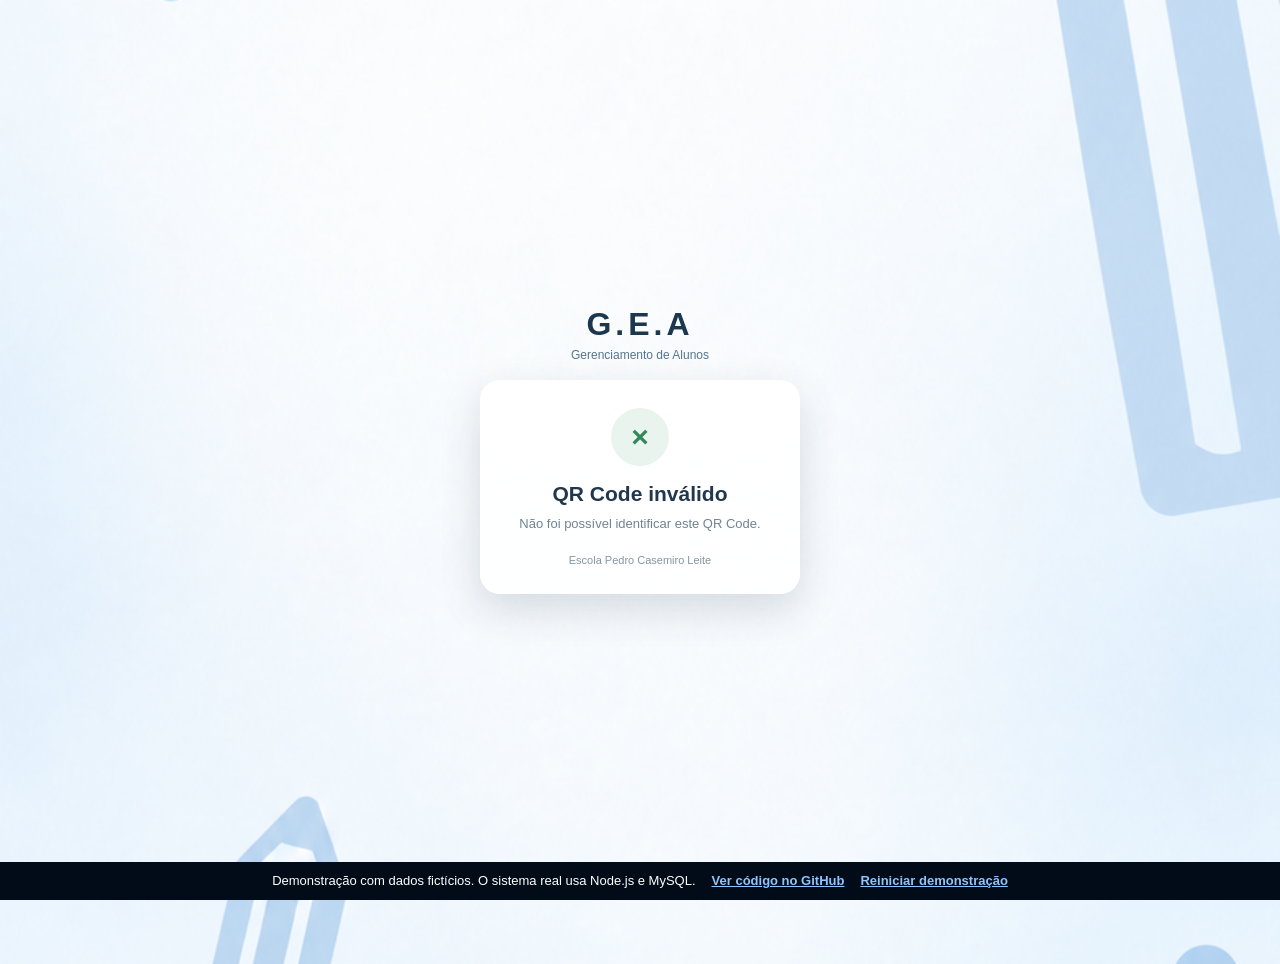
<file: presenca.html>
<!DOCTYPE html>
<html lang="pt-BR">

<head>
    <meta charset="UTF-8">
    <meta name="viewport" content="width=device-width, initial-scale=1.0">

    <title>Presença | G.E.A</title>

    <link rel="stylesheet" href="css/presenca.css">
    <link rel="stylesheet" href="css/demo.css">
</head>

<body>

    <main class="presenca-page">

        <div class="gea-logo">
            <span>G.E.A</span>
            <p>Gerenciamento de Alunos</p>
        </div>

        <section class="presenca-card">

            <div class="status-icon" id="status-icon">
                ✓
            </div>

            <h1 id="status-titulo">
                Verificando presença...
            </h1>

            <p class="mensagem" id="status-mensagem">
                Aguarde enquanto validamos seu acesso.
            </p>

            <div class="dados-presenca" id="dados-presenca">

                <div class="dado">
                    <span>Aluno</span>
                    <strong id="nome-aluno">---</strong>
                </div>

                <div class="dado">
                    <span>Data</span>
                    <strong id="data-presenca">---</strong>
                </div>

                <div class="dado">
                    <span>Horário</span>
                    <strong id="horario-presenca">---</strong>
                </div>

            </div>

            <p class="escola">
                Escola Pedro Casemiro Leite
            </p>

        </section>

    </main>

    <script src="js/demo.js"></script>
    <script src="js/presenca.js"></script>

</body>

</html>
</file>
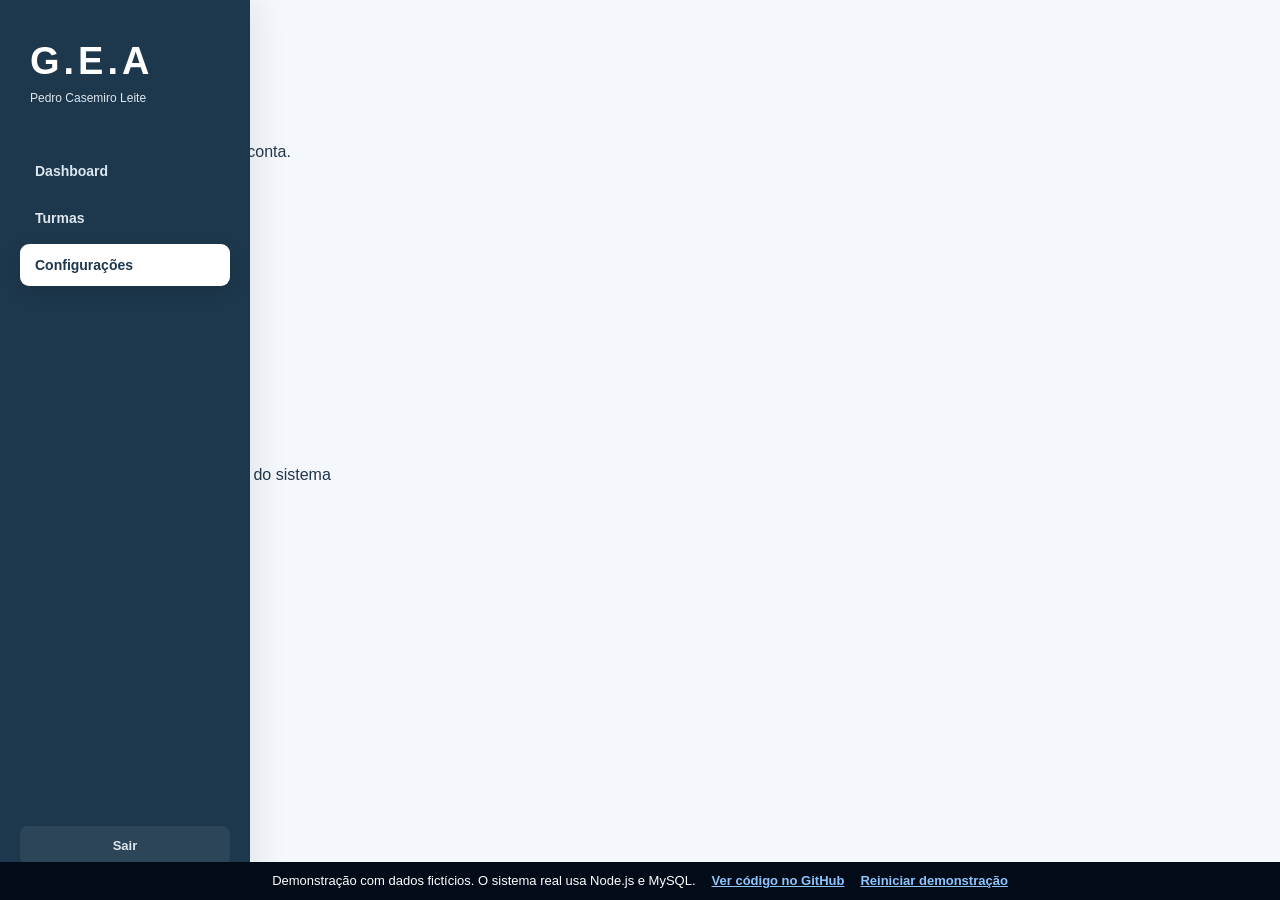
<file: gestao/configuracoes.html>
<!DOCTYPE html>
<html lang="pt-br">

<head>
    <meta charset="UTF-8">
    <meta name="viewport" content="width=device-width, initial-scale=1.0">
    <title>G.E.A PCL</title>
    <link rel="stylesheet" href="../css/configuracoes.css">
    <link rel="stylesheet" href="../css/demo.css">
</head>

<body>

<div class="configuracoes">

<aside>

<div class="logo">
    <div class="gea">G.E.A</div>
    <span>Pedro Casemiro Leite</span>
</div>
  <div class="turmas">
  <!-- =========================
             MENU LATERAL
             ========================= -->

        <aside class="sidebar">

            <div class="logo">

                <div class="gea">G.E.A</div>

                <span>Pedro Casemiro Leite</span>

            </div>


            <nav class="menu">

                <a href="dashboard.html" >
                    Dashboard
                </a>

                <a href="turmas.html" >
                    Turmas
                </a>

                <a href="configuracoes.html" class="active">
                    Configurações
                </a>

            </nav>


            <div class="button-exit">

                <a href="../secretaria/login.html" class="exit-menu">
                    Sair
                </a>

            </div>

        </aside>

<!-- Conteúdo da página -->
<main class="conteudo">

    <div class="cabecalho">
        <h1>Configurações</h1>
        <p>Gerencie as configurações da sua conta.</p>
    </div>

    <section class="cards-config">

        <!-- Minha conta -->
        <div class="card-config">

            <div class="card-icon">👤</div>

            <div class="card-titulo">
                <h2>Minha conta</h2>
                <p>Informações da sua conta</p>
            </div>

            <div class="informacoes">

                <div>
                    <span>Nome</span>
                    <strong>Usuário</strong>
                </div>

                <div>
                    <span>E-mail</span>
                    <strong>usuario@escola.com</strong>
                </div>

                <div>
                    <span>Tipo de usuário</span>
                    <strong>Secretaria</strong>
                </div>

            </div>

            <button class="btn-config">
                Editar perfil
            </button>

        </div>

        <!-- Segurança -->
        <div class="card-config">

            <div class="card-icon">🔒</div>

            <div class="card-titulo">
                <h2>Segurança</h2>
                <p>Gerencie sua senha</p>
            </div>

            <div class="seguranca-info">

                <span>Senha</span>
                <strong>••••••••••</strong>

            </div>

            <button class="btn-config">
                Alterar senha
            </button>

        </div>

    </section>

    <!-- Preferências -->
    <section class="card-preferencias">

        <div class="card-icon">🔔</div>

        <div class="card-titulo">
            <h2>Preferências</h2>
            <p>Escolha suas preferências</p>
        </div>

        <div class="preferencia">

            <div>
                <strong>Notificações</strong>
                <span>Receber notificações do sistema</span>
            </div>

            <span class="status">
                Ativadas
            </span>

        </div>

        <div class="preferencia">

            <div>
                <strong>Tema</strong>
                <span>Tema atual do sistema</span>
            </div>

            <span class="status">
                Claro
            </span>

        </div>

    </section>

    <!-- Sair -->
    <div class="sair-conta">

        <a href="gestao-login.html">
            🚪 Sair da conta
        </a>

    </div>

</main>

</div>

<script src="../js/demo.js"></script>
</body>
</html>
</file>
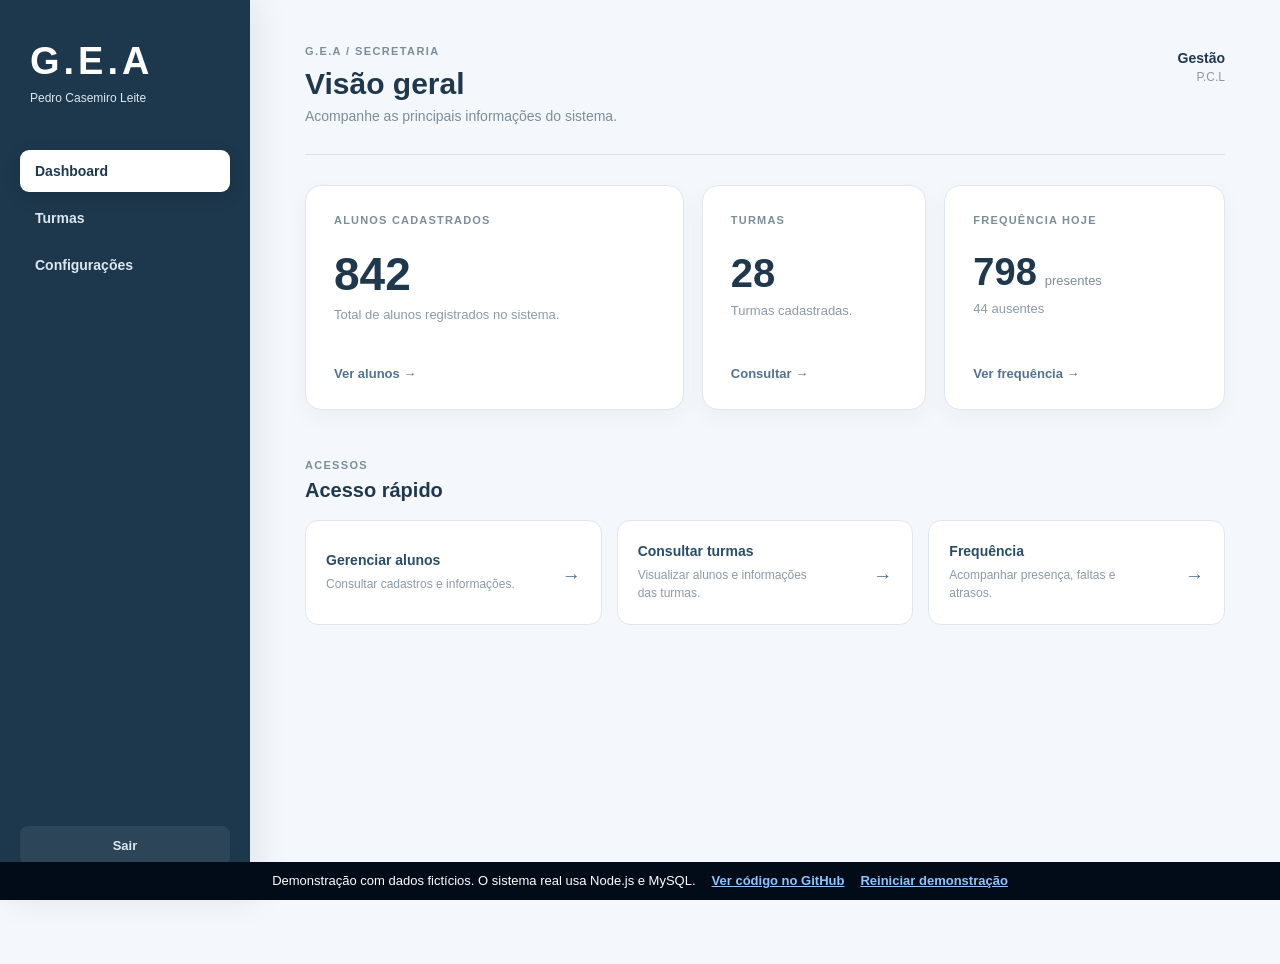
<file: gestao/dashboard.html>
<!DOCTYPE html>
<html lang="pt-BR">

<head>
    <meta charset="UTF-8">
    <meta name="viewport" content="width=device-width, initial-scale=1.0">

    <title>G.E.A | Dashboard</title>

    <link rel="stylesheet" href="../css/gestao.css">
    <link rel="stylesheet" href="../css/demo.css">
</head>

<body>

    <div class="dashboard">

        <!-- =========================
             MENU LATERAL
             ========================= -->

        <aside class="sidebar">

            <div class="logo">

                <div class="gea">G.E.A</div>

                <span>Pedro Casemiro Leite</span>

            </div>


            <nav class="menu">

                <a href="dashboard.html" class="active">
                    Dashboard
                </a>

                <a href="turmas.html">
                    Turmas
                </a>

                <a href="configuracoes.html">
                    Configurações
                </a>

            </nav>


            <div class="button-exit">

                <a href="../secretaria/login.html" class="exit-menu">
                    Sair
                </a>

            </div>

        </aside>


        <!-- =========================
             CONTEÚDO PRINCIPAL
             ========================= -->

        <main class="content">


            <!-- CABEÇALHO -->

            <header class="top">

                <div class="page-title">

                    <span>G.E.A / Secretaria</span>

                    <h1>Visão geral</h1>

                    <p>
                        Acompanhe as principais informações do sistema.
                    </p>

                </div>


                <div class="user-info">

                    <strong>Gestão</strong>

                    <small>P.C.L</small>

                </div>

            </header>



            <!-- =========================
                 RESUMO
                 ========================= -->

            <section class="overview">


                <!-- DESTAQUE PRINCIPAL -->

                <div class="main-stat">

                    <span class="stat-label">
                        ALUNOS CADASTRADOS
                    </span>

                    <strong class="stat-number">
                        842
                    </strong>

                    <p>
                        Total de alunos registrados no sistema.
                    </p>

                    <a href="alunos.html" class="stat-link">
                        Ver alunos →
                    </a>

                </div>


                <!-- TURMAS -->

                <div class="small-stat">

                    <span class="stat-label">
                        TURMAS
                    </span>

                    <strong class="small-number">
                        28
                    </strong>

                    <p>
                        Turmas cadastradas.
                    </p>

                    <a href="turmas.html" class="stat-link">
                        Consultar →
                    </a>

                </div>


                <!-- FREQUÊNCIA -->

                <div class="attendance">

                    <span class="stat-label">
                        FREQUÊNCIA HOJE
                    </span>

                    <div class="attendance-number">

                        <strong>
                            798
                        </strong>

                        <span>
                            presentes
                        </span>

                    </div>

                    <div class="attendance-details">

                        <span>
                            44 ausentes
                        </span>

                    </div>

                    <a href="frequencia.html" class="stat-link">
                        Ver frequência →
                    </a>

                </div>


            </section>



            <!-- =========================
                 ACESSOS RÁPIDOS
                 ========================= -->

            <section class="quick-access">

                <div class="section-heading">

                    <span>ACESSOS</span>

                    <h2>Acesso rápido</h2>

                </div>


                <div class="quick-links">

                    <a href="alunos.html" class="quick-link">

                        <div>

                            <strong>
                                Gerenciar alunos
                            </strong>

                            <span>
                                Consultar cadastros e informações.
                            </span>

                        </div>

                        <span class="arrow">
                            →
                        </span>

                    </a>


                    <a href="turmas.html" class="quick-link">

                        <div>

                            <strong>
                                Consultar turmas
                            </strong>

                            <span>
                                Visualizar alunos e informações das turmas.
                            </span>

                        </div>

                        <span class="arrow">
                            →
                        </span>

                    </a>


                    <a href="frequencia.html" class="quick-link">

                        <div>

                            <strong>
                                Frequência
                            </strong>

                            <span>
                                Acompanhar presença, faltas e atrasos.
                            </span>

                        </div>

                        <span class="arrow">
                            →
                        </span>

                    </a>

                </div>

            </section>


        </main>

    </div>


<script src="../js/demo.js"></script>
</body>

</html>
</file>
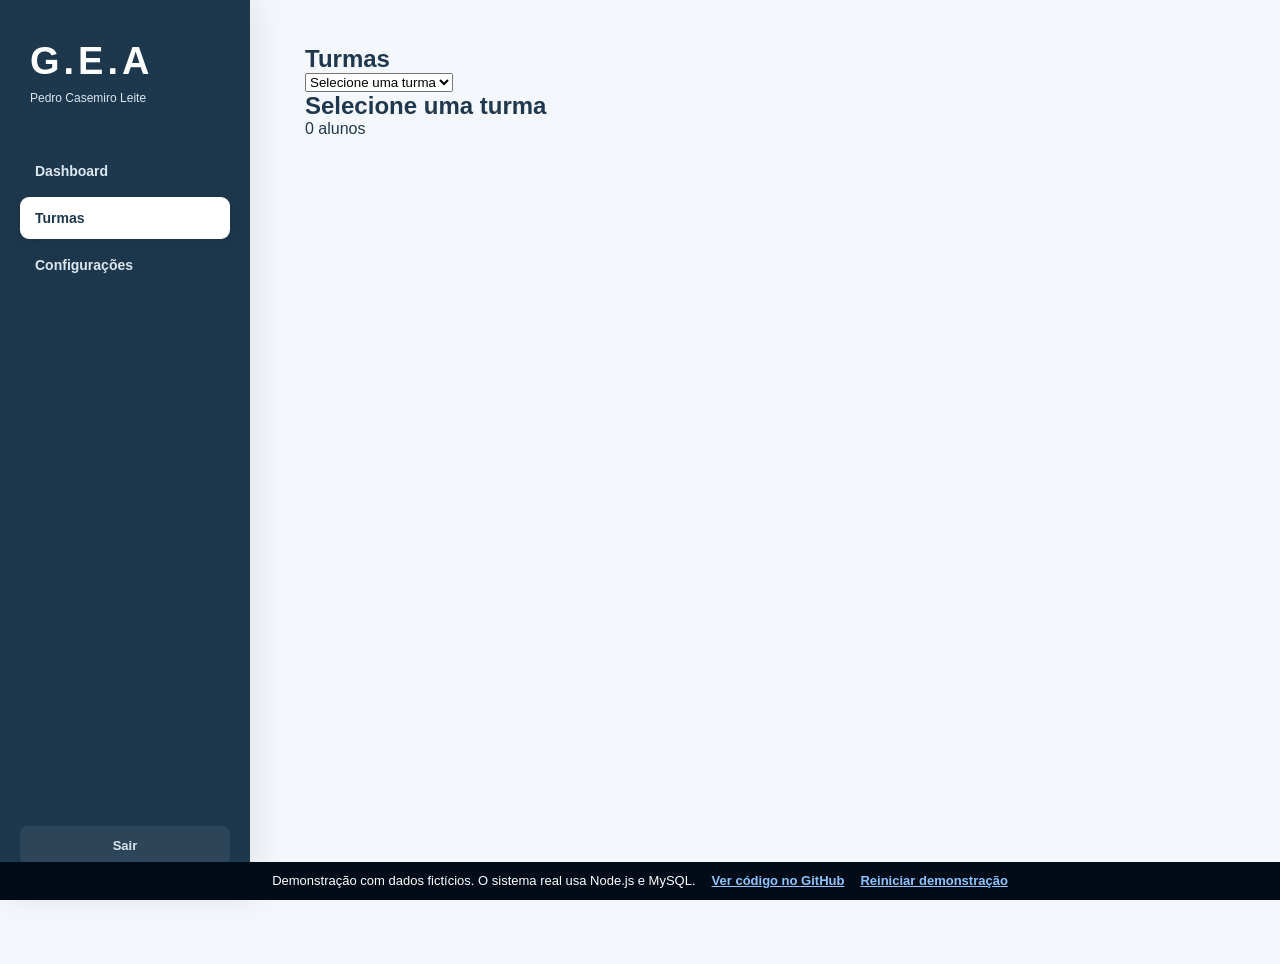
<file: gestao/turmas.html>
<!DOCTYPE html>
<html lang="pt-br">
<head>
    <meta charset="UTF-8">
    <meta name="viewport" content="width=device-width, initial-scale=1.0">
    <title>G.E.A PCL</title>
    <link rel="stylesheet" href="../css/turmas.css">
    <link rel="stylesheet" href="../css/demo.css">
</head>
<body>

    <div class="dashboard">
  <!-- =========================
             MENU LATERAL
             ========================= -->

        <aside class="sidebar">

            <div class="logo">

                <div class="gea">G.E.A</div>

                <span>Pedro Casemiro Leite</span>

            </div>


            <nav class="menu">

                <a href="dashboard.html" >
                    Dashboard
                </a>

                <a href="turmas.html" class="active">
                    Turmas
                </a>

                <a href="configuracoes.html">
                    Configurações
                </a>

            </nav>


            <div class="button-exit">

                <a href="../secretaria/login.html" class="exit-menu">
                    Sair
                </a>

            </div>

        </aside>

        <!-- CONTEÚDO PRINCIPAL -->
<main class="content">

    <!-- TÍTULO -->
    <section class="page-title">
        <h1>Turmas</h1>
      
    </section>

    <!-- SELEÇÃO DA TURMA -->
    <div class="select-container">

        <select id="selectTurma">
            <option value="" disabled selected>
                Selecione uma turma</option>

            <option value="1A">1A</option>
            <option value="1B">1B</option>
            <option value="1C">1C</option>
            <option value="1D">1D</option>

            <option value="2A">2A</option>
            <option value="2B">2B</option>
            <option value="2C">2C</option>
            <option value="2D">2D</option>

            <option value="3A">3A</option>
            <option value="3B">3B</option>
            <option value="3C">3C</option>
            <option value="3D">3D</option>
        </select>

    </div>

    <!-- LISTA DE ALUNOS -->
    <section class="alunos-section" id="alunosSection">

        <div class="alunos-header">
            <h2 id="tituloTurma">
                Selecione uma turma</h2>

            <span id="contadorAlunos">
                0 alunos</span>
        </div>

    </section>

</main>

</div>

<script src="../js/demo.js"></script>
</body>
</html>
</file>
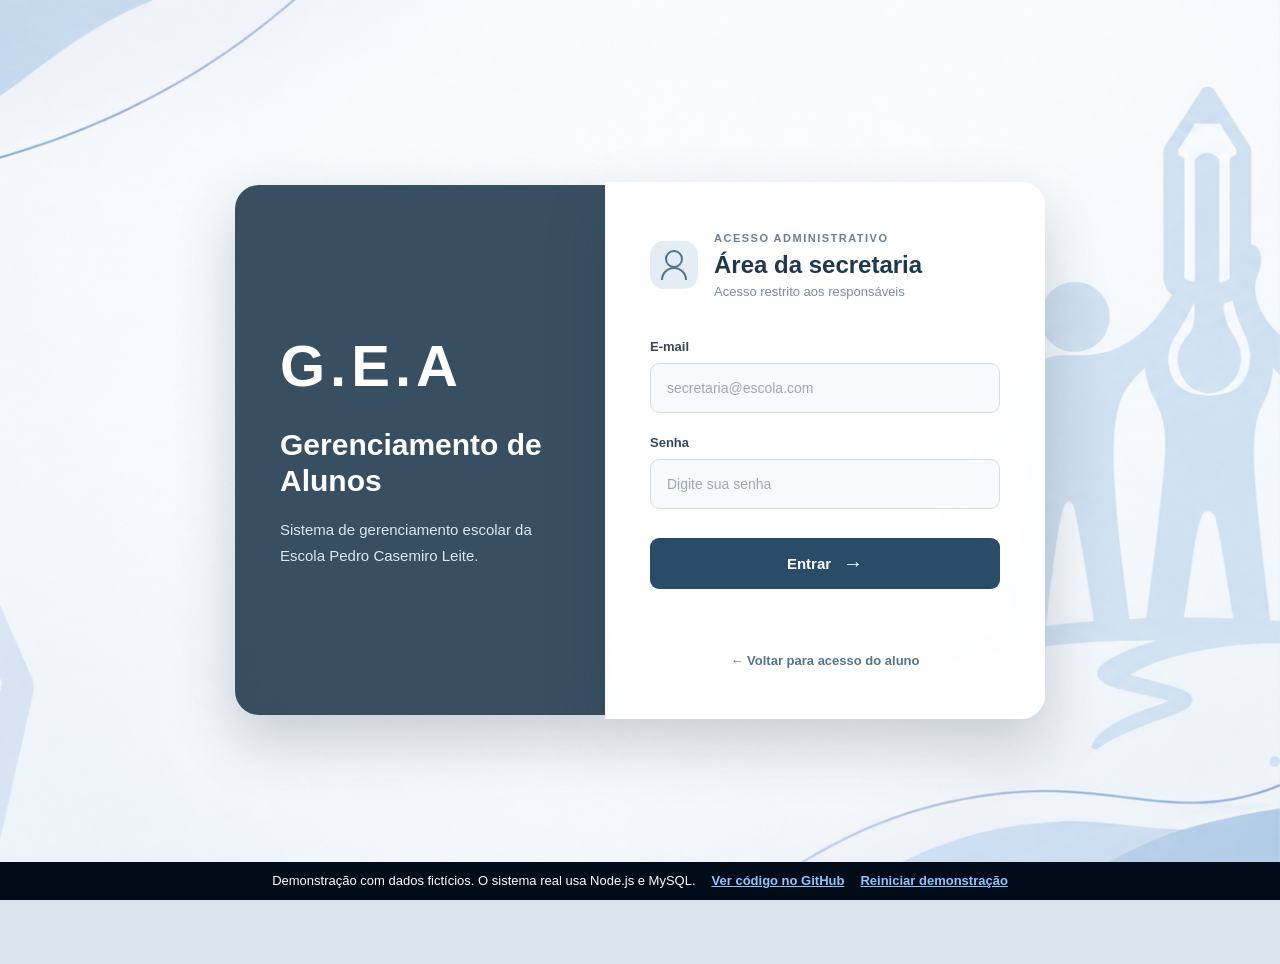
<file: secretaria/login.html>
<!DOCTYPE html>
<html lang="pt-BR">
<head>
  <meta charset="UTF-8">
  <meta name="viewport" content="width=device-width, initial-scale=1.0">
  <title>Secretaria | Login</title>
  <link rel="stylesheet" href="../css/secretaria.css">
    <link rel="stylesheet" href="../css/demo.css">
</head>

<body class="login-page">

  <!-- Fundo da página -->
  <div class="login-background"></div>

  <!-- Conteúdo principal do login -->
  <main class="secretary-login">

    <!-- =========================
         IDENTIDADE DA ESCOLA
         ========================= -->
    <section class="login-brand">

      <div class="brand-content">

        <span class="brand-label">G.E.A</span>

        <h1>Gerenciamento de Alunos</h1>

        <p>
          Sistema de gerenciamento escolar
          da Escola Pedro Casemiro Leite.
        </p>

      </div>

    </section>


    <!-- =========================
         CARTÃO DE LOGIN
         ========================= -->
    <section class="login-card">

      <div class="card-head">

        <div class="login-icon">
          <span></span>
        </div>

        <div>
          <p class="card-label">ACESSO ADMINISTRATIVO</p>

          <h2>Área da secretaria</h2>

          <p>
            Acesso restrito aos responsáveis
          </p>
        </div>

      </div>


      <!-- =========================
           FORMULÁRIO
           ========================= -->
      <form id="secretaryForm">

        <!-- E-mail -->
        <div class="input-group">

          <label for="email">E-mail</label>

          <input
            id="email"
            type="email"
            placeholder="secretaria@escola.com"
            required
          >

        </div>


        <!-- Senha -->
        <div class="input-group">

          <label for="password">Senha</label>

          <input
            id="password"
            type="password"
            placeholder="Digite sua senha"
            required
          >

        </div>


        <!-- Botão -->
        <button class="primary-btn" type="submit">
          Entrar
          <span>→</span>
        </button>


        <!-- Mensagem do formulário -->
        <p id="secretaryMessage" class="form-message"></p>

      </form>


      <!-- =========================
           VOLTAR PARA ALUNO
           ========================= -->
      <div class="secretary-link">

        <a href="../index.html">
          ← Voltar para acesso do aluno
        </a>

      </div>

    </section>

  </main>


  <!-- =========================
       JAVASCRIPT
       ========================= -->
  <script>

    /*
      Seleciona o formulário da secretaria.
    */
    document
      .getElementById("secretaryForm")
      .addEventListener("submit", (e) => {

        /*
          Impede o recarregamento da página.
        */
        e.preventDefault();

        /*
          Atualmente o login é apenas visual.
          Futuramente será integrado ao backend
          e ao banco de dados.
        */
        window.location.href = "../gestao/dashboard.html";

      });

  </script>

<script src="../js/demo.js"></script>
</body>
</html>
</file>
<file: css/presenca.css>
/* =========================
   RESET
   ========================= */

* {
    margin: 0;
    padding: 0;
    box-sizing: border-box;
}


/* =========================
   BODY
   ========================= */

body {
    min-height: 100vh;

    font-family: Arial, Helvetica, sans-serif;

    background-image: url("../assets/img/fundo-mobile.png");
    background-size: cover;
    background-position: center;
    background-repeat: no-repeat;

    color: #20384d;
}


/* =========================
   PÁGINA
   ========================= */

.presenca-page {
    min-height: 100vh;

    display: flex;
    flex-direction: column;

    align-items: center;
    justify-content: center;

    padding: 25px 20px;
}


/* =========================
   LOGO G.E.A
   ========================= */

.gea-logo {
    text-align: center;
    margin-bottom: 18px;
}

.gea-logo span {
    font-size: 32px;
    font-weight: 900;

    letter-spacing: 4px;

    color: #1d374c;
}

.gea-logo p {
    margin-top: 5px;

    font-size: 12px;

    color: #55758e;
}


/* =========================
   CARD DE PRESENÇA
   ========================= */

.presenca-card {
    width: 100%;
    max-width: 320px;

    padding: 28px 24px;

    background: rgba(255, 255, 255, 0.94);

    border-radius: 20px;

    text-align: center;

    box-shadow:
        0 15px 40px rgba(31, 51, 68, 0.16);

    animation: aparecer 0.5s ease;
}


/* =========================
   ÍCONE DE STATUS
   ========================= */

.status-icon {
    width: 58px;
    height: 58px;

    margin: 0 auto 16px;

    display: flex;

    align-items: center;
    justify-content: center;

    border-radius: 50%;

    background: #e8f4ed;
    color: #34875a;

    font-size: 30px;
    font-weight: bold;
}


/* =========================
   TÍTULO
   ========================= */

.presenca-card h1 {
    font-size: 21px;

    margin-bottom: 8px;

    color: #20384d;
}


/* =========================
   MENSAGEM
   ========================= */

.mensagem {
    font-size: 13px;

    line-height: 1.5;

    color: #718392;

    margin-bottom: 20px;
}


/* =========================
   DADOS DA PRESENÇA
   ========================= */

.dados-presenca {
    border-top: 1px solid #e2e9ef;
    border-bottom: 1px solid #e2e9ef;

    padding: 5px 0;
}

.dado {
    padding: 8px 0;

    display: flex;
    flex-direction: column;

    gap: 3px;
}

.dado span {
    font-size: 11px;

    color: #8495a3;
}

.dado strong {
    font-size: 14px;

    color: #294d68;
}


/* =========================
   NOME DA ESCOLA
   ========================= */

.escola {
    margin-top: 18px;

    font-size: 11px;

    color: #8495a3;
}


/* =========================
   ANIMAÇÃO
   ========================= */

@keyframes aparecer {

    from {
        opacity: 0;

        filter: blur(6px);
    }

    to {
        opacity: 1;

        filter: blur(0);
    }

}


/* =========================
   RESPONSIVIDADE
   ========================= */

@media (max-width: 480px) {

    .presenca-page {
        padding: 20px 15px;
    }

    .presenca-card {
        max-width: 300px;

        padding: 25px 20px;
    }

    .gea-logo {
        margin-bottom: 15px;
    }

    .gea-logo span {
        font-size: 30px;
    }

    .status-icon {
        width: 54px;
        height: 54px;

        font-size: 28px;

        margin-bottom: 14px;
    }

    .presenca-card h1 {
        font-size: 20px;
    }

}
</file>
<file: css/demo.css>
/* ==========================================
   G.E.A | ESTILOS DA DEMONSTRAÇÃO
   ========================================== */

body {
    padding-bottom: 64px;
}

.demo-bar {
    position: fixed;
    left: 0;
    right: 0;
    bottom: 0;
    z-index: 9999;
    display: flex;
    flex-wrap: wrap;
    align-items: center;
    justify-content: center;
    gap: 6px 16px;
    padding: 10px 16px;
    background: #020b18;
    color: #fff;
    font: 13px/1.4 Arial, sans-serif;
}

.demo-bar a, .demo-bar button {
    color: #8ec5ff;
    background: none;
    border: 0;
    padding: 0;
    font: inherit;
    font-weight: 700;
    text-decoration: underline;
    cursor: pointer;
}

.demo-btn {
    display: block;
    margin-top: 14px;
    padding: 11px 16px;
    text-align: center;
    color: #fff !important;
    background: #1976d2;
    border-radius: 10px;
    font-weight: 700;
    text-decoration: none;
}

.demo-hint {
    margin-top: 14px;
    font-size: 13px;
    opacity: 0.8;
    text-align: center;
}

.demo-toast {
    position: fixed;
    top: 20px;
    left: 50%;
    z-index: 9999;
    transform: translateX(-50%);
    padding: 12px 20px;
    color: #fff;
    background: #020b18;
    border-radius: 10px;
    font: 14px Arial, sans-serif;
}

.demo-lista {
    list-style: none;
    margin-top: 18px;
    padding: 0;
    display: grid;
    gap: 8px;
}

.demo-lista li {
    display: flex;
    justify-content: space-between;
    gap: 12px;
    padding: 12px 16px;
    border: 1px solid rgba(128, 128, 128, 0.3);
    border-radius: 10px;
}

.demo-lista small {
    font-weight: 700;
    opacity: 0.75;
}
</file>
<file: css/configuracoes.css>
/* =========================
   RESET
   ========================= */

* {
    margin: 0;
    padding: 0;
    box-sizing: border-box;
}


/* =========================
   BODY
   ========================= */

body {
    font-family: Arial, Helvetica, sans-serif;
    background: #f4f7fb;
    color: #20384d;
}


/* =========================
   ESTRUTURA
   ========================= */

.dashboard {
    min-height: 100vh;
    display: flex;
}


/* =========================
   MENU LATERAL
   ========================= */

.sidebar {
    position: fixed;
    top: 0;
    left: 0;

    width: 250px;
    height: 100vh;

    background: #1d374c;
    color: white;

    display: flex;
    flex-direction: column;

    padding: 35px 20px;

    z-index: 100;

    box-shadow:
        8px 0 30px rgba(31, 51, 68, 0.08);
}


/* =========================
   LOGO
   ========================= */

.logo {
    padding: 5px 10px 45px;
}

.gea {
    font-size: 38px;
    font-weight: 900;
    letter-spacing: 4px;
    color: #ffffff;
}

.logo span {
    display: block;

    margin-top: 8px;

    color: #dce7ef;

    font-size: 12px;
}


/* =========================
   MENU
   ========================= */

.menu {
    display: flex;
    flex-direction: column;
    gap: 5px;
}

.menu a {
    display: block;

    padding: 13px 15px;

    border-radius: 9px;

    color: #dce7ef;

    text-decoration: none;

    font-size: 14px;
    font-weight: 600;

    transition: 0.25s;
}

.menu a:hover {
    background: rgba(255, 255, 255, 0.08);
    color: #ffffff;
}


/* =========================
   ITEM ATIVO
   ========================= */

.menu a.active {
    background: #ffffff;
    color: #1d374c;

    box-shadow:
        0 5px 18px rgba(0, 0, 0, 0.10);
}


/* =========================
   BOTÃO SAIR
   ========================= */

.button-exit {
    margin-top: auto;
}

.exit-menu {
    display: block;

    padding: 12px;

    border-radius: 8px;

    background: rgba(255, 255, 255, 0.07);

    color: #dce7ef;

    text-decoration: none;

    text-align: center;

    font-size: 13px;
    font-weight: 600;

    transition: 0.25s;
}

.exit-menu:hover {
    background: #ffffff;
    color: #1d374c;
}


/* =========================
   CONTEÚDO DA PÁGINA
   ========================= */

.content {
    width: calc(100% - 250px);

    min-height: 100vh;

    margin-left: 250px;

    padding: 45px 55px 60px;
}


/* =========================
   RESPONSIVIDADE
   ========================= */

@media (max-width: 700px) {

    .sidebar {
        position: relative;

        width: 100%;
        height: auto;

        padding: 25px 20px;
    }

    .dashboard {
        display: block;
    }

    .content {
        width: 100%;
        margin-left: 0;

        padding: 30px 20px;
    }

    .logo {
        padding-bottom: 25px;
        text-align: center;
    }

    .menu {
        flex-direction: row;
        flex-wrap: wrap;
    }

    .menu a {
        flex: 1;
        text-align: center;
    }

    .button-exit {
        margin-top: 20px;
    }
}


@media (max-width: 450px) {

    .content {
        padding: 25px 15px;
    }

    .menu {
        flex-direction: column;
    }
}
</file>
<file: css/gestao.css>
/* =========================
   RESET
   ========================= */

* {
    margin: 0;
    padding: 0;
    box-sizing: border-box;
}


/* =========================
   BODY
   ========================= */

body {
    font-family: Arial, Helvetica, sans-serif;
    background: #f4f7fb;
    color: #20384d;
}


/* =========================
   DASHBOARD
   ========================= */

.dashboard {
    min-height: 100vh;
    display: flex;
}


/* =========================
   MENU LATERAL
   ========================= */

.sidebar {
    position: fixed;
    top: 0;
    left: 0;

    width: 250px;
    height: 100vh;

    background: #1d374c;
    color: white;

    display: flex;
    flex-direction: column;

    padding: 35px 20px;

    z-index: 100;

    box-shadow:
        8px 0 30px rgba(31, 51, 68, 0.08);
}


/* =========================
   LOGO
   ========================= */

.logo {
    padding: 5px 10px 45px;
}

.gea {
    font-size: 38px;
    font-weight: 900;
    letter-spacing: 4px;
    color: #ffffff;
}

.logo span {
    display: block;

    margin-top: 8px;

    color: #dce7ef;

    font-size: 12px;
}


/* =========================
   MENU
   ========================= */

.menu {
    display: flex;
    flex-direction: column;
    gap: 5px;
}

.menu a {
    display: block;

    padding: 13px 15px;

    border-radius: 9px;

    color: #dce7ef;

    text-decoration: none;

    font-size: 14px;
    font-weight: 600;

    transition: 0.25s;
}

.menu a:hover {
    background: rgba(255, 255, 255, 0.08);

    color: #ffffff;
}

.menu a.active {
    background: #ffffff;

    color: #1d374c;

    box-shadow:
        0 5px 18px rgba(0, 0, 0, 0.10);
}


/* =========================
   SAIR
   ========================= */

.button-exit {
    margin-top: auto;
}

.exit-menu {
    display: block;

    padding: 12px;

    border-radius: 8px;

    background: rgba(255, 255, 255, 0.07);

    color: #dce7ef;

    text-decoration: none;

    text-align: center;

    font-size: 13px;
    font-weight: 600;

    transition: 0.25s;
}

.exit-menu:hover {
    background: #ffffff;

    color: #1d374c;
}


/* =========================
   CONTEÚDO
   ========================= */

.content {
    width: calc(100% - 250px);

    min-height: 100vh;

    margin-left: 250px;

    padding: 45px 55px 60px;
}


/* =========================
   TOPO
   ========================= */

.top {
    display: flex;

    align-items: flex-start;
    justify-content: space-between;

    padding-bottom: 30px;

    border-bottom: 1px solid #dce3ea;
}

.page-title > span {
    display: block;

    margin-bottom: 10px;

    color: #7c8d9c;

    font-size: 11px;
    font-weight: bold;

    letter-spacing: 1.4px;

    text-transform: uppercase;
}

.page-title h1 {
    font-size: 30px;

    font-weight: 700;

    color: #20384d;
}

.page-title p {
    margin-top: 7px;

    color: #7c8d9c;

    font-size: 14px;
}


/* =========================
   USUÁRIO
   ========================= */

.user-info {
    text-align: right;

    padding-top: 5px;
}

.user-info strong {
    display: block;

    color: #20384d;

    font-size: 14px;
}

.user-info small {
    display: block;

    margin-top: 4px;

    color: #8b9aa7;

    font-size: 12px;
}


/* =========================
   RESUMO
   ========================= */

.overview {
    display: grid;

    grid-template-columns: 1.35fr 0.8fr 1fr;

    gap: 18px;

    margin-top: 30px;
}


/* =========================
   CARD PRINCIPAL
   ========================= */

.main-stat {
    min-height: 225px;

    padding: 28px;

    background: #ffffff;

    border: 1px solid #e0e6ec;

    border-radius: 16px;

    box-shadow:
        0 8px 25px rgba(31, 51, 68, 0.04);

    display: flex;
    flex-direction: column;
    align-items: flex-start;
}

.stat-label {
    color: #7c8d9c;

    font-size: 11px;
    font-weight: bold;

    letter-spacing: 1.2px;
}

.stat-number {
    margin-top: 25px;

    color: #20384d;

    font-size: 46px;
    line-height: 1;
}

.main-stat p {
    margin-top: 10px;

    color: #8b9aa7;

    font-size: 13px;
}

.stat-link {
    margin-top: auto;

    color: #52728d;

    font-size: 13px;
    font-weight: bold;

    text-decoration: none;

    transition: 0.2s;
}

.stat-link:hover {
    color: #1d374c;
}


/* =========================
   CARD PEQUENO
   ========================= */

.small-stat {
    min-height: 225px;

    padding: 28px;

    background: #ffffff;

    border: 1px solid #e0e6ec;

    border-radius: 16px;

    box-shadow:
        0 8px 25px rgba(31, 51, 68, 0.04);

    display: flex;
    flex-direction: column;
    align-items: flex-start;
}

.small-number {
    margin-top: 25px;

    color: #20384d;

    font-size: 40px;
}

.small-stat p {
    margin-top: 7px;

    color: #8b9aa7;

    font-size: 13px;
}


/* =========================
   FREQUÊNCIA
   ========================= */

.attendance {
    min-height: 225px;

    padding: 28px;

    background: #ffffff;

    border: 1px solid #e0e6ec;

    border-radius: 16px;

    box-shadow:
        0 8px 25px rgba(31, 51, 68, 0.04);

    display: flex;
    flex-direction: column;
    align-items: flex-start;
}

.attendance-number {
    display: flex;
    align-items: baseline;
    gap: 8px;

    margin-top: 25px;
}

.attendance-number strong {
    color: #20384d;

    font-size: 38px;
}

.attendance-number span {
    color: #7c8d9c;

    font-size: 13px;
}

.attendance-details {
    margin-top: 7px;

    color: #8b9aa7;

    font-size: 13px;
}


/* =========================
   ACESSO RÁPIDO
   ========================= */

.quick-access {
    margin-top: 45px;
}

.section-heading span {
    color: #7c8d9c;

    font-size: 11px;
    font-weight: bold;

    letter-spacing: 1.3px;
}

.section-heading h2 {
    margin-top: 6px;

    color: #20384d;

    font-size: 20px;
}


/* =========================
   LINKS RÁPIDOS
   ========================= */

.quick-links {
    display: grid;

    grid-template-columns: repeat(3, 1fr);

    gap: 15px;

    margin-top: 18px;
}

.quick-link {
    min-height: 105px;

    padding: 20px;

    background: #ffffff;

    border: 1px solid #e0e6ec;

    border-radius: 13px;

    text-decoration: none;

    display: flex;
    align-items: center;
    justify-content: space-between;

    transition: 0.25s;
}

.quick-link:hover {
    border-color: #b8c8d5;

    transform: translateY(-2px);

    box-shadow:
        0 8px 22px rgba(31, 51, 68, 0.06);
}

.quick-link strong {
    display: block;

    color: #294d68;

    font-size: 14px;
}

.quick-link span {
    display: block;

    max-width: 190px;

    margin-top: 7px;

    color: #8b9aa7;

    font-size: 12px;

    line-height: 1.5;
}

.quick-link .arrow {
    margin-left: 10px;

    color: #52728d;

    font-size: 19px;
}


/* =========================
   ANIMAÇÃO
   ========================= */

.top,
.main-stat,
.small-stat,
.attendance,
.quick-access {
    animation: focoSuave 0.5s ease-out both;
}

@keyframes focoSuave {

    from {
        opacity: 0;
        filter: blur(5px);
    }

    to {
        opacity: 1;
        filter: blur(0);
    }

}


/* =========================
   RESPONSIVIDADE
   ========================= */

@media (max-width: 1000px) {

    .content {
        padding: 35px 30px;
    }

    .overview {
        grid-template-columns: 1fr 1fr;
    }

    .main-stat {
        grid-column: span 2;
    }

    .quick-links {
        grid-template-columns: 1fr;
    }

}


@media (max-width: 700px) {

    .sidebar {
        position: relative;

        width: 100%;
        height: auto;

        padding: 25px 20px;
    }

    .dashboard {
        display: block;
    }

    .content {
        width: 100%;
        margin-left: 0;

        padding: 30px 20px;
    }

    .logo {
        padding-bottom: 25px;
        text-align: center;
    }

    .menu {
        flex-direction: row;
        flex-wrap: wrap;
    }

    .menu a {
        flex: 1;
        text-align: center;
    }

    .button-exit {
        margin-top: 20px;
    }

    .top {
        flex-direction: column;
        gap: 20px;
    }

    .user-info {
        text-align: left;
    }

    .overview {
        grid-template-columns: 1fr;
    }

    .main-stat {
        grid-column: span 1;
    }

}


@media (max-width: 450px) {

    .content {
        padding: 25px 15px;
    }

    .page-title h1 {
        font-size: 26px;
    }

    .main-stat,
    .small-stat,
    .attendance {
        padding: 23px;
    }

    .menu {
        flex-direction: column;
    }

}
</file>
<file: css/turmas.css>
/* =========================
   RESET
   ========================= */

* {
    margin: 0;
    padding: 0;
    box-sizing: border-box;
}


/* =========================
   BODY
   ========================= */

body {
    font-family: Arial, Helvetica, sans-serif;
    background: #f4f7fb;
    color: #20384d;
}


/* =========================
   ESTRUTURA
   ========================= */

.dashboard {
    min-height: 100vh;
    display: flex;
}


/* =========================
   MENU LATERAL
   ========================= */

.sidebar {
    position: fixed;
    top: 0;
    left: 0;

    width: 250px;
    height: 100vh;

    background: #1d374c;
    color: white;

    display: flex;
    flex-direction: column;

    padding: 35px 20px;

    z-index: 100;

    box-shadow:
        8px 0 30px rgba(31, 51, 68, 0.08);
}


/* =========================
   LOGO
   ========================= */

.logo {
    padding: 5px 10px 45px;
}

.gea {
    font-size: 38px;
    font-weight: 900;
    letter-spacing: 4px;
    color: #ffffff;
}

.logo span {
    display: block;

    margin-top: 8px;

    color: #dce7ef;

    font-size: 12px;
}


/* =========================
   MENU
   ========================= */

.menu {
    display: flex;
    flex-direction: column;
    gap: 5px;
}

.menu a {
    display: block;

    padding: 13px 15px;

    border-radius: 9px;

    color: #dce7ef;

    text-decoration: none;

    font-size: 14px;
    font-weight: 600;

    transition: 0.25s;
}

.menu a:hover {
    background: rgba(255, 255, 255, 0.08);
    color: #ffffff;
}


/* =========================
   ITEM ATIVO
   ========================= */

.menu a.active {
    background: #ffffff;
    color: #1d374c;

    box-shadow:
        0 5px 18px rgba(0, 0, 0, 0.10);
}


/* =========================
   BOTÃO SAIR
   ========================= */

.button-exit {
    margin-top: auto;
}

.exit-menu {
    display: block;

    padding: 12px;

    border-radius: 8px;

    background: rgba(255, 255, 255, 0.07);

    color: #dce7ef;

    text-decoration: none;

    text-align: center;

    font-size: 13px;
    font-weight: 600;

    transition: 0.25s;
}

.exit-menu:hover {
    background: #ffffff;
    color: #1d374c;
}


/* =========================
   CONTEÚDO DA PÁGINA
   ========================= */

.content {
    width: calc(100% - 250px);

    min-height: 100vh;

    margin-left: 250px;

    padding: 45px 55px 60px;
}


/* =========================
   RESPONSIVIDADE
   ========================= */

@media (max-width: 700px) {

    .sidebar {
        position: relative;

        width: 100%;
        height: auto;

        padding: 25px 20px;
    }

    .dashboard {
        display: block;
    }

    .content {
        width: 100%;
        margin-left: 0;

        padding: 30px 20px;
    }

    .logo {
        padding-bottom: 25px;
        text-align: center;
    }

    .menu {
        flex-direction: row;
        flex-wrap: wrap;
    }

    .menu a {
        flex: 1;
        text-align: center;
    }

    .button-exit {
        margin-top: 20px;
    }
}


@media (max-width: 450px) {

    .content {
        padding: 25px 15px;
    }

    .menu {
        flex-direction: column;
    }
}
</file>
<file: css/secretaria.css>
/* =========================
   RESET
   ========================= */

* {
    margin: 0;
    padding: 0;
    box-sizing: border-box;
}


/* =========================
   BODY
   ========================= */

body {
    font-family: Arial, Helvetica, sans-serif;
    min-height: 100vh;
    color: #172333;
}


/* =========================
   FUNDO
   ========================= */

.login-page {
    min-height: 100vh;
    position: relative;
    overflow: hidden;
    background: #dce5ed;
}


/*
   Imagem original da identidade
   visual da escola.
*/

.login-background {
    position: fixed;
    inset: 0;
    background-image: url("../assets/img/Canva.img.png");
    background-size: cover;
    background-position: center;
    background-repeat: no-repeat;
    z-index: 0;
}


/* =========================
   CONTAINER PRINCIPAL
   ========================= */

.secretary-login {
    position: relative;
    z-index: 1;
    min-height: 100vh;
    display: flex;
    align-items: center;
    justify-content: center;
    gap: 0;
    padding: 40px;
}


/* =========================
   IDENTIDADE G.E.A
   ========================= */

.login-brand {
    width: 370px;
    min-height: 530px;
    display: flex;
    align-items: center;
    justify-content: center;
    padding: 45px;
    border-radius: 24px 0 0 24px;
    background: rgba(29, 55, 76, 0.88);
    color: white;
    box-shadow:
        0 25px 60px rgba(31, 51, 68, 0.22);
}


/* =========================
   CONTEÚDO DA IDENTIDADE
   ========================= */

.brand-content {
    width: 100%;
}

.brand-label {
    display: inline-block;
    font-size: 58px;
    font-weight: 900;
    letter-spacing: 5px;
    margin-bottom: 28px;
    color: #ffffff;
}

.login-brand h1 {
    font-size: 30px;
    line-height: 1.2;
    margin-bottom: 18px;
    color: #ffffff;
}

.login-brand p {
    max-width: 270px;
    font-size: 15px;
    line-height: 1.7;
    color: #dce7ef;
}


/* =========================
   CARD DE LOGIN
   ========================= */

.login-card {
    width: 440px;
    min-height: 530px;
    padding: 50px 45px;
    background: rgba(255, 255, 255, 0.96);
    border-radius: 0 24px 24px 0;
    box-shadow:
        0 25px 60px rgba(31, 51, 68, 0.22);
    display: flex;
    flex-direction: column;
    justify-content: center;
}


/* =========================
   CABEÇALHO
   ========================= */

.card-head {
    display: flex;
    align-items: center;
    gap: 16px;
    margin-bottom: 40px;
}

.card-label {
    font-size: 11px;
    font-weight: bold;
    letter-spacing: 1.5px;
    color: #688095;
    margin-bottom: 7px;
}

.card-head h2 {
    font-size: 24px;
    color: #20384d;
    margin-bottom: 5px;
}

.card-head p:last-child {
    font-size: 13px;
    color: #7c8d9c;
}


/* =========================
   ÍCONE
   ========================= */

.login-icon {
    width: 48px;
    height: 48px;
    flex-shrink: 0;
    display: flex;
    align-items: center;
    justify-content: center;
    border-radius: 14px;
    background: #e4edf4;
    position: relative;
}

.login-icon::before {
    content: "";
    width: 14px;
    height: 14px;
    border: 2px solid #52728d;
    border-radius: 50%;
    position: absolute;
    top: 9px;
}

.login-icon::after {
    content: "";
    width: 22px;
    height: 11px;
    border: 2px solid #52728d;
    border-bottom: 0;
    border-radius: 14px 14px 0 0;
    position: absolute;
    bottom: 9px;
}


/* =========================
   FORMULÁRIO
   ========================= */

#secretaryForm {
    display: flex;
    flex-direction: column;
}

.input-group {
    display: flex;
    flex-direction: column;
    margin-bottom: 22px;
}

.input-group label {
    font-size: 13px;
    font-weight: bold;
    color: #34495a;
    margin-bottom: 9px;
}

.input-group input {
    width: 100%;
    height: 50px;
    padding: 0 16px;
    border: 1px solid #d3dee7;
    border-radius: 9px;
    background: #f7f9fb;
    font-family: Arial, Helvetica, sans-serif;
    font-size: 14px;
    color: #243746;
    outline: none;
    transition: 0.25s;
}

.input-group input::placeholder {
    color: #9aa8b4;
}

.input-group input:hover {
    border-color: #b8c8d5;
}

.input-group input:focus {
    border-color: #6689a2;
    background: #ffffff;
    box-shadow:
        0 0 0 4px rgba(102, 137, 162, 0.10);
}


/* =========================
   BOTÃO
   ========================= */

.primary-btn {
    width: 100%;
    height: 51px;
    margin-top: 7px;
    border: none;
    border-radius: 9px;
    background: #294d68;
    color: #ffffff;
    font-family: Arial, Helvetica, sans-serif;
    font-size: 15px;
    font-weight: bold;
    cursor: pointer;
    display: flex;
    align-items: center;
    justify-content: center;
    gap: 12px;
    transition: 0.25s;
}

.primary-btn span {
    font-size: 20px;
    transition: 0.25s;
}

.primary-btn:hover {
    background: #203f56;
    transform: translateY(-2px);
    box-shadow:
        0 8px 20px rgba(41, 77, 104, 0.22);
}

.primary-btn:hover span {
    transform: translateX(4px);
}

.primary-btn:active {
    transform: translateY(0);
}


/* =========================
   MENSAGEM
   ========================= */

.form-message {
    min-height: 20px;
    margin-top: 12px;
    text-align: center;
    font-size: 13px;
}


/* =========================
   LINK
   ========================= */

.secretary-link {
    text-align: center;
    margin-top: 30px;
}

.secretary-link a {
    color: #55758e;
    font-size: 13px;
    font-weight: bold;
    text-decoration: none;
    transition: 0.25s;
}

.secretary-link a:hover {
    color: #294d68;
    text-decoration: underline;
}


/* =========================
   ANIMAÇÃO DE ENTRADA
   ========================= */

.login-brand,
.login-card {
    animation: focoSuave 0.6s ease-out both;
}

@keyframes focoSuave {

    from {
        opacity: 0;
        filter: blur(8px);
    }

    to {
        opacity: 1;
        filter: blur(0);
    }

}


/* =========================
   RESPONSIVIDADE
   ========================= */

@media (max-width: 900px) {

    .secretary-login {
        flex-direction: column;
        padding: 25px;
    }

    .login-brand {
        width: 100%;
        max-width: 440px;
        min-height: 240px;
        border-radius: 24px 24px 0 0;
        padding: 40px;
    }

    .brand-content {
        text-align: center;
    }

    .brand-label {
        font-size: 48px;
        margin-bottom: 15px;
    }

    .login-brand h1 {
        font-size: 25px;
    }

    .login-brand p {
        max-width: 100%;
    }

    .login-card {
        width: 100%;
        max-width: 440px;
        min-height: auto;
        border-radius: 0 0 24px 24px;
        padding: 45px 40px;
    }

}


@media (max-width: 480px) {

    .secretary-login {
        padding: 15px;
    }

    .login-brand {
        min-height: 210px;
        padding: 30px 25px;
    }

    .brand-label {
        font-size: 40px;
        letter-spacing: 3px;
    }

    .login-brand h1 {
        font-size: 21px;
    }

    .login-brand p {
        font-size: 13px;
    }

    .login-card {
        padding: 35px 25px;
    }

    .card-head {
        margin-bottom: 30px;
    }

    .card-head h2 {
        font-size: 21px;
    }

}
</file>
